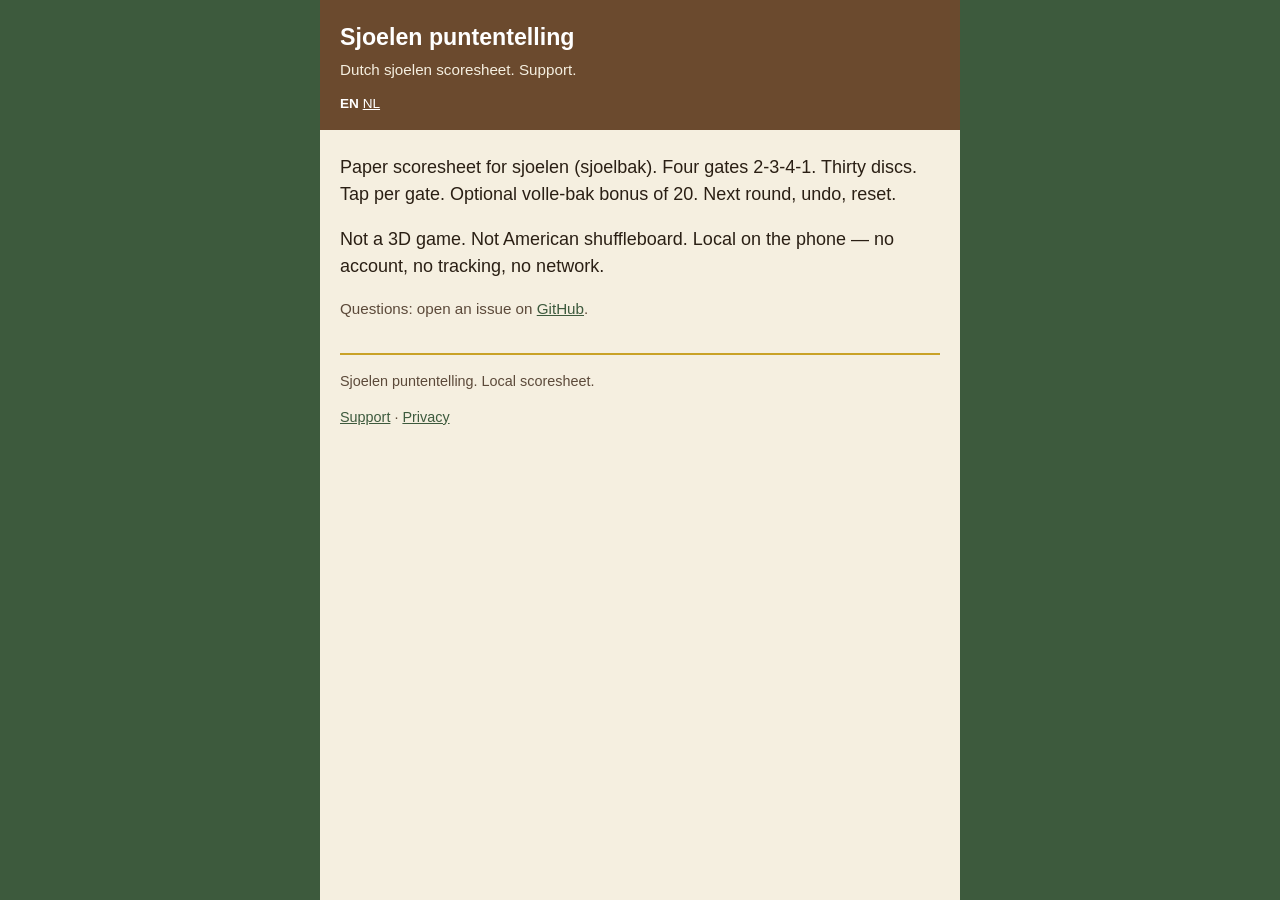
<file: docs/index.html>
<!DOCTYPE html>
<html lang="en">
<head>
<meta charset="utf-8">
<meta name="viewport" content="width=device-width, initial-scale=1">
<title>Sjoelen puntentelling</title>
<meta name="description" content="Dutch sjoelen scoresheet. Support.">
<link rel="stylesheet" href="style.css">
</head>
<body>
<main>
<header>
<h1>Sjoelen puntentelling</h1>
<p>Dutch sjoelen scoresheet. Support.</p>
<nav class="langs" aria-label="Language"><strong>EN</strong> <a href="nl/index.html">NL</a></nav>
</header>

<p>Paper scoresheet for sjoelen (sjoelbak). Four gates 2-3-4-1. Thirty discs. Tap per gate. Optional volle-bak bonus of 20. Next round, undo, reset.</p>
<p>Not a 3D game. Not American shuffleboard. Local on the phone — no account, no tracking, no network.</p>
<p class="muted">Questions: open an issue on <a href="https://github.com/eliranRP/sjoelen-scorekaart/issues">GitHub</a>.</p>

<footer>
Sjoelen puntentelling. Local scoresheet.
<p><a href="index.html">Support</a> · <a href="privacy.html">Privacy</a></p>
</footer>
</main>
</body>
</html>
</file>
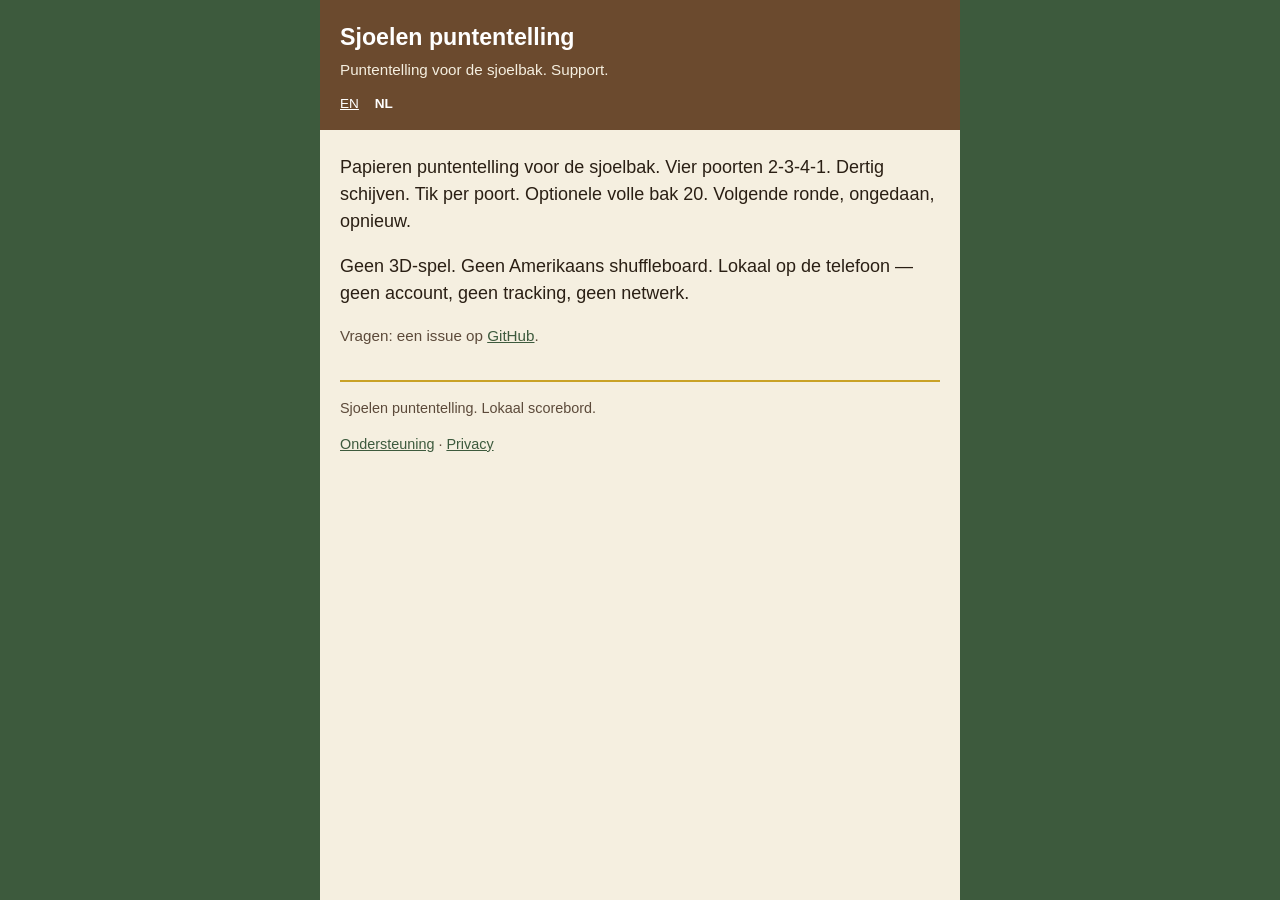
<file: docs/nl/index.html>
<!DOCTYPE html>
<html lang="nl">
<head>
<meta charset="utf-8">
<meta name="viewport" content="width=device-width, initial-scale=1">
<title>Sjoelen puntentelling</title>
<meta name="description" content="Puntentelling voor de sjoelbak. Support.">
<link rel="stylesheet" href="../style.css">
</head>
<body>
<main>
<header>
<h1>Sjoelen puntentelling</h1>
<p>Puntentelling voor de sjoelbak. Support.</p>
<nav class="langs" aria-label="Language"><a href="../index.html">EN</a> <strong>NL</strong></nav>
</header>

<p>Papieren puntentelling voor de sjoelbak. Vier poorten 2-3-4-1. Dertig schijven. Tik per poort. Optionele volle bak 20. Volgende ronde, ongedaan, opnieuw.</p>
<p>Geen 3D-spel. Geen Amerikaans shuffleboard. Lokaal op de telefoon — geen account, geen tracking, geen netwerk.</p>
<p class="muted">Vragen: een issue op <a href="https://github.com/eliranRP/sjoelen-scorekaart/issues">GitHub</a>.</p>

<footer>
Sjoelen puntentelling. Lokaal scorebord.
<p><a href="index.html">Ondersteuning</a> · <a href="privacy.html">Privacy</a></p>
</footer>
</main>
</body>
</html>
</file>
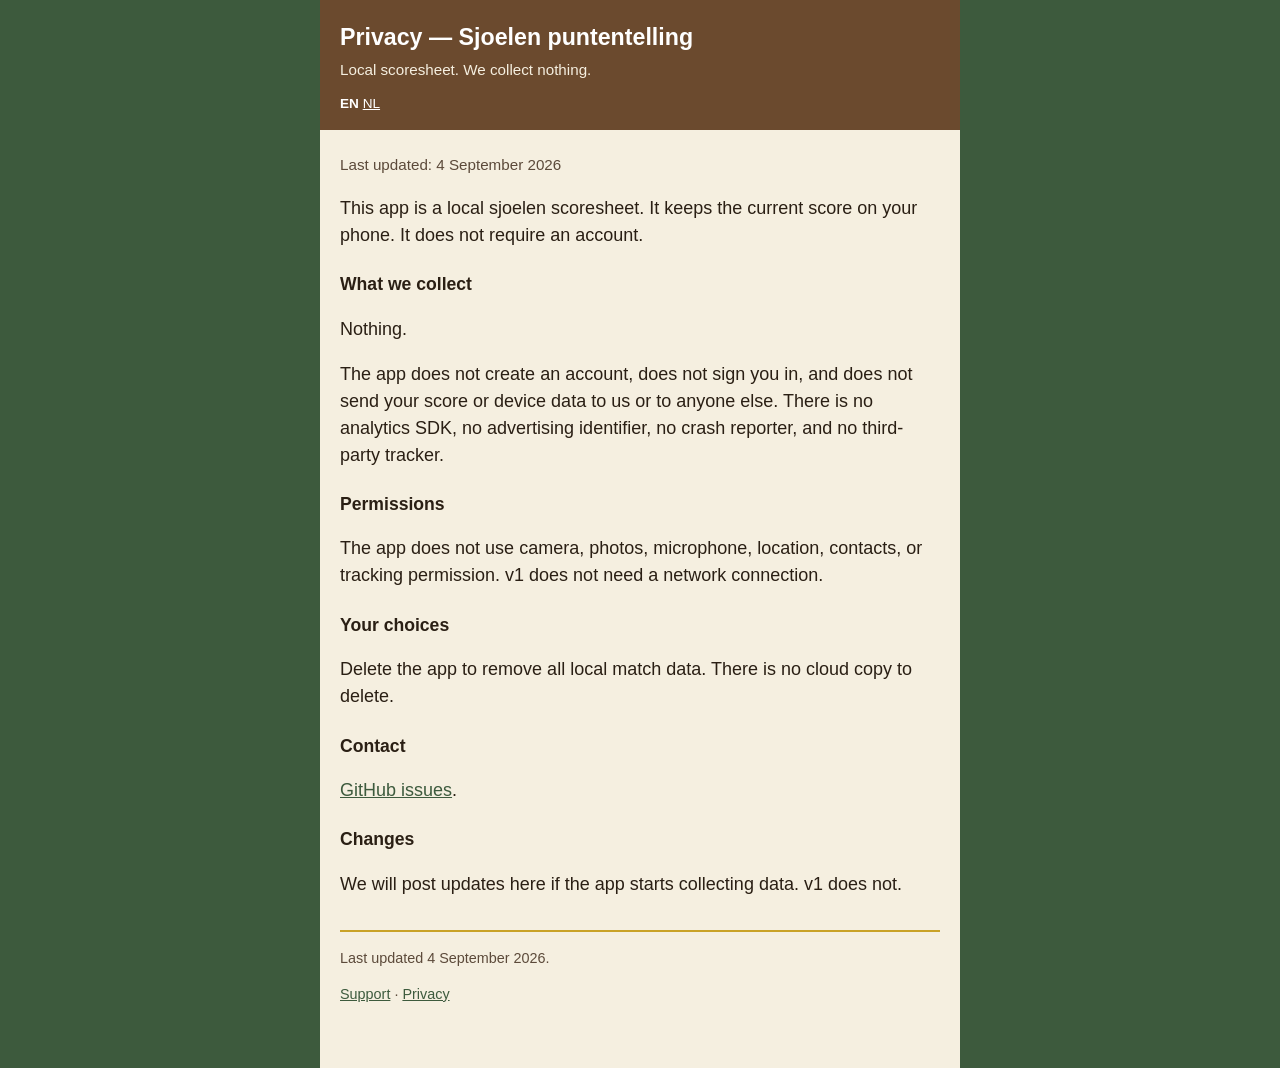
<file: docs/privacy.html>
<!DOCTYPE html>
<html lang="en">
<head>
<meta charset="utf-8">
<meta name="viewport" content="width=device-width, initial-scale=1">
<title>Privacy — Sjoelen puntentelling</title>
<meta name="description" content="Local scoresheet. We collect nothing.">
<link rel="stylesheet" href="style.css">
</head>
<body>
<main>
<header>
<h1>Privacy — Sjoelen puntentelling</h1>
<p>Local scoresheet. We collect nothing.</p>
<nav class="langs" aria-label="Language"><strong>EN</strong> <a href="nl/privacy.html">NL</a></nav>
</header>

<p class="muted">Last updated: 4 September 2026</p>
<p>This app is a local sjoelen scoresheet. It keeps the current score on your phone. It does not require an account.</p>
<h2>What we collect</h2>
<p>Nothing.</p>
<p>The app does not create an account, does not sign you in, and does not send your score or device data to us or to anyone else. There is no analytics SDK, no advertising identifier, no crash reporter, and no third-party tracker.</p>
<h2>Permissions</h2>
<p>The app does not use camera, photos, microphone, location, contacts, or tracking permission. v1 does not need a network connection.</p>
<h2>Your choices</h2>
<p>Delete the app to remove all local match data. There is no cloud copy to delete.</p>
<h2>Contact</h2>
<p><a href="https://github.com/eliranRP/sjoelen-scorekaart/issues">GitHub issues</a>.</p>
<h2>Changes</h2>
<p>We will post updates here if the app starts collecting data. v1 does not.</p>

<footer>
Last updated 4 September 2026.
<p><a href="index.html">Support</a> · <a href="privacy.html">Privacy</a></p>
</footer>
</main>
</body>
</html>
</file>
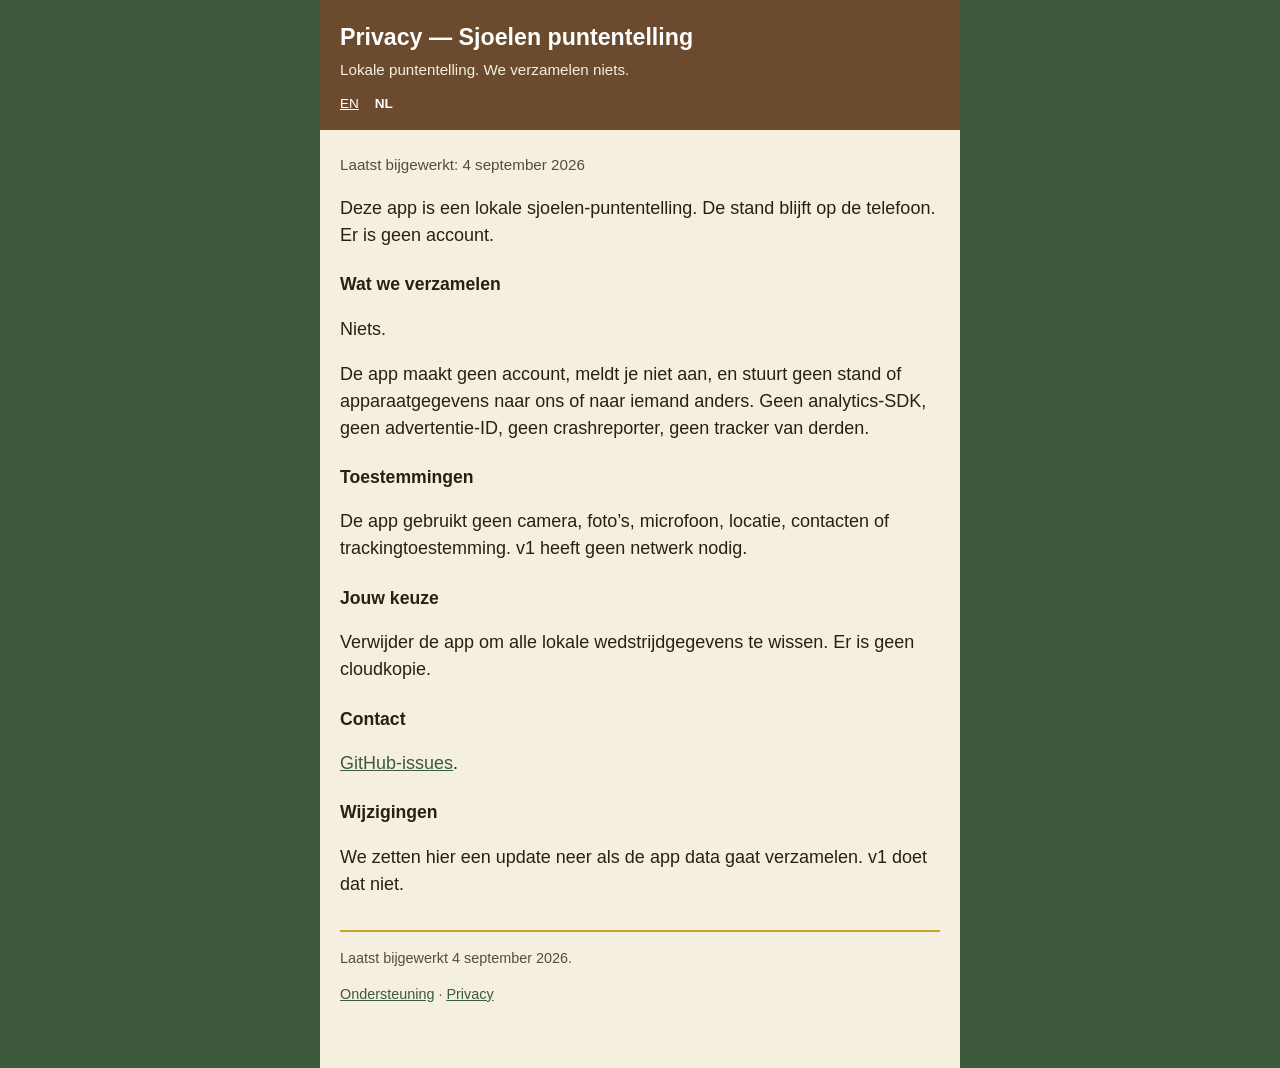
<file: docs/nl/privacy.html>
<!DOCTYPE html>
<html lang="nl">
<head>
<meta charset="utf-8">
<meta name="viewport" content="width=device-width, initial-scale=1">
<title>Privacy — Sjoelen puntentelling</title>
<meta name="description" content="Lokale puntentelling. We verzamelen niets.">
<link rel="stylesheet" href="../style.css">
</head>
<body>
<main>
<header>
<h1>Privacy — Sjoelen puntentelling</h1>
<p>Lokale puntentelling. We verzamelen niets.</p>
<nav class="langs" aria-label="Language"><a href="../privacy.html">EN</a> <strong>NL</strong></nav>
</header>

<p class="muted">Laatst bijgewerkt: 4 september 2026</p>
<p>Deze app is een lokale sjoelen-puntentelling. De stand blijft op de telefoon. Er is geen account.</p>
<h2>Wat we verzamelen</h2>
<p>Niets.</p>
<p>De app maakt geen account, meldt je niet aan, en stuurt geen stand of apparaatgegevens naar ons of naar iemand anders. Geen analytics-SDK, geen advertentie-ID, geen crashreporter, geen tracker van derden.</p>
<h2>Toestemmingen</h2>
<p>De app gebruikt geen camera, foto’s, microfoon, locatie, contacten of trackingtoestemming. v1 heeft geen netwerk nodig.</p>
<h2>Jouw keuze</h2>
<p>Verwijder de app om alle lokale wedstrijdgegevens te wissen. Er is geen cloudkopie.</p>
<h2>Contact</h2>
<p><a href="https://github.com/eliranRP/sjoelen-scorekaart/issues">GitHub-issues</a>.</p>
<h2>Wijzigingen</h2>
<p>We zetten hier een update neer als de app data gaat verzamelen. v1 doet dat niet.</p>

<footer>
Laatst bijgewerkt 4 september 2026.
<p><a href="index.html">Ondersteuning</a> · <a href="privacy.html">Privacy</a></p>
</footer>
</main>
</body>
</html>
</file>
<file: docs/style.css>
:root {
  --paper: #F5EFE0;
  --ink: #2A1F14;
  --oak: #6B4A2E;
  --felt: #3D5A3D;
  --muted: #5C4A3A;
  --brass: #C9A227;
}
* { box-sizing: border-box; }
html, body { margin: 0; padding: 0; }
body {
  font: 18px/1.5 -apple-system, BlinkMacSystemFont, "Segoe UI", Helvetica, Arial, sans-serif;
  background: var(--felt);
  color: var(--ink);
}
main {
  max-width: 40rem;
  margin: 0 auto;
  padding: 1.5rem 1.25rem 3rem;
  background: var(--paper);
  min-height: 100vh;
}
header {
  background: var(--oak);
  color: #fff;
  margin: -1.5rem -1.25rem 1.5rem;
  padding: 1.25rem 1.25rem 1rem;
}
header h1 { margin: 0 0 .25rem; font-size: 1.45rem; font-weight: 700; }
header p { margin: 0; color: #F5EFE0; font-size: .95rem; }
nav.langs { margin-top: .75rem; font-size: .85rem; }
nav.langs a { color: #fff; margin-right: .75rem; }
h2 { font-size: 1.1rem; margin: 1.4rem 0 .4rem; }
.muted { color: var(--muted); font-size: .95rem; }
a { color: var(--felt); }
ul { padding-left: 1.2rem; }
footer {
  margin-top: 2rem;
  padding-top: 1rem;
  border-top: 2px solid var(--brass);
  font-size: .9rem;
  color: var(--muted);
}
</file>
